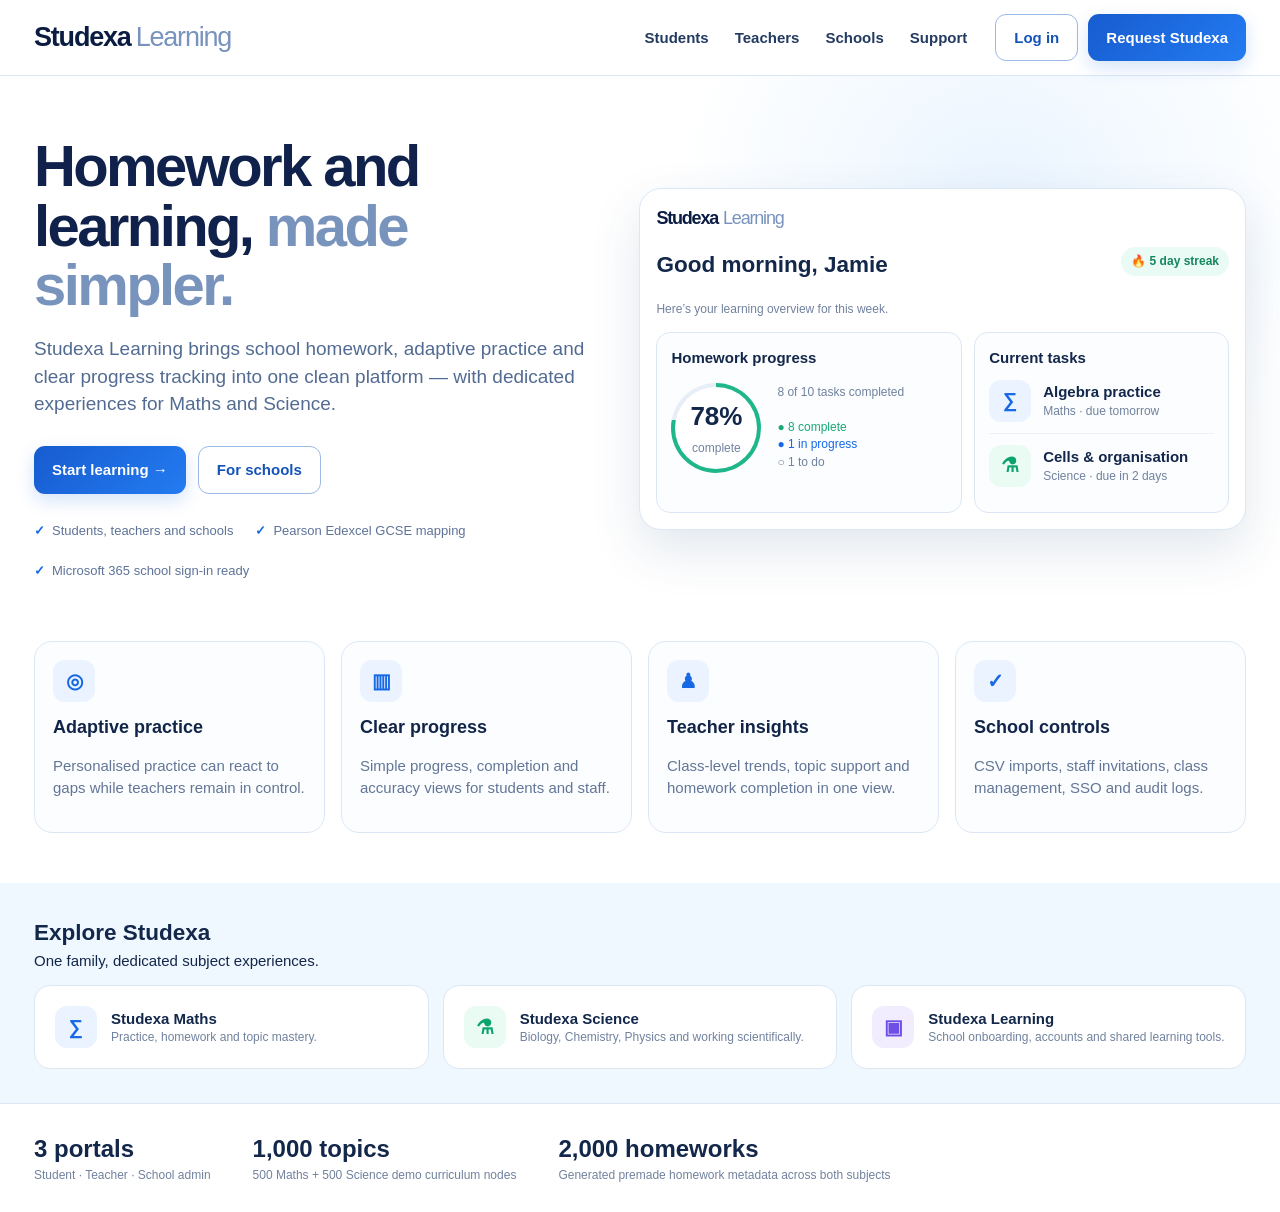
<file: index.html>
<!doctype html><html><head><meta charset="utf-8"><meta name="viewport" content="width=device-width,initial-scale=1"><title>Studexa Learning</title><link rel="stylesheet" href="app.css"></head><body><div class="browser">
<header class="publicnav"><div class="logo">Studexa<span>Learning</span></div><nav class="navlinks"><a href="#students">Students</a><a href="#teachers">Teachers</a><a href="request.html">Schools</a><a href="#">Support</a></nav><div style="margin-left:28px;display:flex;gap:10px"><a class="btn secondary" href="login.html">Log in</a><a class="btn primary" href="request.html">Request Studexa</a></div></header>
<section class="hero"><div><h1>Homework and<br>learning, <em>made simpler.</em></h1><p>Studexa Learning brings school homework, adaptive practice and clear progress tracking into one clean platform — with dedicated experiences for Maths and Science.</p><div class="heroactions"><a class="btn primary" href="login.html">Start learning →</a><a class="btn secondary" href="request.html">For schools</a></div><div class="hero-note"><span>Students, teachers and schools</span><span>Pearson Edexcel GCSE mapping</span><span>Microsoft 365 school sign-in ready</span></div></div>
<div class="mock"><div class="split"><div><div class="logo" style="font-size:18px">Studexa<span>Learning</span></div><h2>Good morning, Jamie</h2><div class="tiny">Here’s your learning overview for this week.</div></div><span class="tag green">🔥 5 day streak</span></div><div class="mockgrid" style="margin-top:14px"><div class="mini"><strong>Homework progress</strong><div style="display:flex;align-items:center;gap:16px;margin-top:14px"><div class="donut" style="--pct:78;width:90px;height:90px"><div class="inside"><strong>78%</strong><span class="tiny">complete</span></div></div><div class="tiny">8 of 10 tasks completed<br><br><span style="color:#18a975">● 8 complete</span><br><span style="color:#1768e5">● 1 in progress</span><br>○ 1 to do</div></div></div><div class="mini"><strong>Current tasks</strong><div class="rowitem"><div class="topicicon">∑</div><div class="grow"><b>Algebra practice</b><div class="tiny">Maths · due tomorrow</div></div></div><div class="rowitem"><div class="topicicon green">⚗</div><div class="grow"><b>Cells & organisation</b><div class="tiny">Science · due in 2 days</div></div></div></div></div></div></section>
<section class="featureband"><div class="grid cols4"><div class="card"><div class="topicicon">◎</div><h3 style="margin-top:12px">Adaptive practice</h3><p class="muted">Personalised practice can react to gaps while teachers remain in control.</p></div><div class="card"><div class="topicicon">▥</div><h3 style="margin-top:12px">Clear progress</h3><p class="muted">Simple progress, completion and accuracy views for students and staff.</p></div><div class="card"><div class="topicicon">♟</div><h3 style="margin-top:12px">Teacher insights</h3><p class="muted">Class-level trends, topic support and homework completion in one view.</p></div><div class="card"><div class="topicicon">✓</div><h3 style="margin-top:12px">School controls</h3><p class="muted">CSV imports, staff invitations, class management, SSO and audit logs.</p></div></div></section>
<section class="subjectband"><div class="sectiontitle"><div><h2 style="margin:0">Explore Studexa</h2><div class="muted">One family, dedicated subject experiences.</div></div></div><div class="subjectcards"><div class="subjectcard"><div class="topicicon">∑</div><div><strong>Studexa Maths</strong><div class="tiny">Practice, homework and topic mastery.</div></div></div><div class="subjectcard"><div class="topicicon green">⚗</div><div><strong>Studexa Science</strong><div class="tiny">Biology, Chemistry, Physics and working scientifically.</div></div></div><div class="subjectcard"><div class="topicicon purple">▣</div><div><strong>Studexa Learning</strong><div class="tiny">School onboarding, accounts and shared learning tools.</div></div></div></div></section>
<div class="footerstats"><div><strong>3 portals</strong><div class="tiny">Student · Teacher · School admin</div></div><div><strong>1,000 topics</strong><div class="tiny">500 Maths + 500 Science demo curriculum nodes</div></div><div><strong>2,000 homeworks</strong><div class="tiny">Generated premade homework metadata across both subjects</div></div></div>
</div></body></html>
</file>
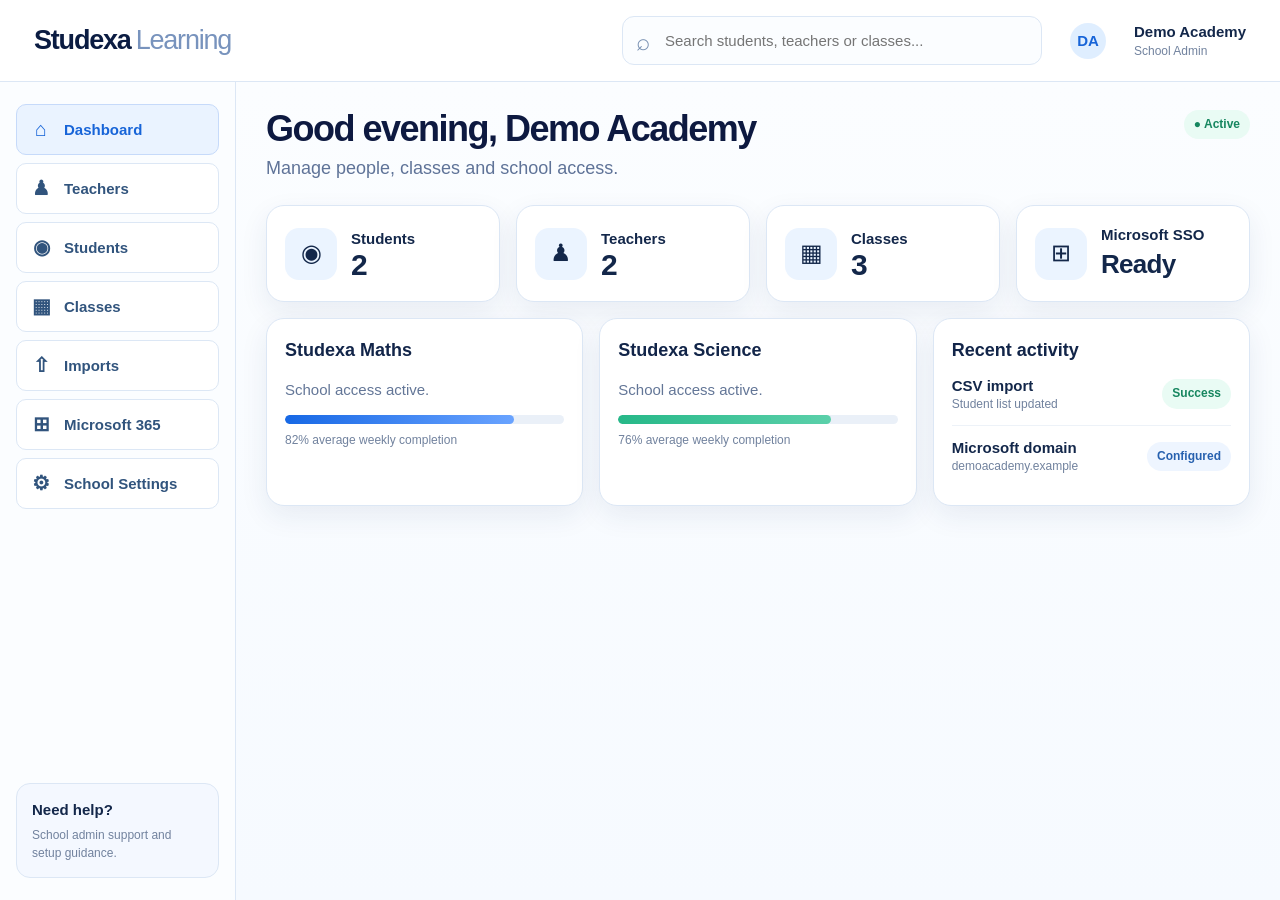
<file: admin.html>
<!doctype html><html><head><meta charset="utf-8"><meta name="viewport" content="width=device-width,initial-scale=1"><title>Studexa School Admin</title><link rel="stylesheet" href="app.css"></head><body><div class="browser"><header class="topbar"><div class="logo">Studexa<span>Learning</span></div><div class="search"><input placeholder="Search students, teachers or classes..."></div><div class="avatar">DA</div><div><strong>Demo Academy</strong><div class="tiny">School Admin</div></div></header><div class="shell"><aside class="sidebar"><button class="sideitem active tabbtn" data-tab="dash"><span class="ico">⌂</span><span class="label">Dashboard</span></button><button class="sideitem tabbtn" data-tab="teachers"><span class="ico">♟</span><span class="label">Teachers</span></button><button class="sideitem tabbtn" data-tab="students"><span class="ico">◉</span><span class="label">Students</span></button><button class="sideitem tabbtn" data-tab="classes"><span class="ico">▦</span><span class="label">Classes</span></button><button class="sideitem tabbtn" data-tab="imports"><span class="ico">⇧</span><span class="label">Imports</span></button><button class="sideitem tabbtn" data-tab="sso"><span class="ico">⊞</span><span class="label">Microsoft 365</span></button><button class="sideitem tabbtn" data-tab="settings"><span class="ico">⚙</span><span class="label">School Settings</span></button><div class="sidebottom"><strong>Need help?</strong><div class="tiny" style="margin-top:6px">School admin support and setup guidance.</div></div></aside><main class="main">
<section data-panel="dash"><div class="pagehead"><div><h1>Good evening, Demo Academy</h1><p>Manage people, classes and school access.</p></div><span class="tag green">● Active</span></div><div class="grid cols4"><div class="card stat"><div class="iconbox">◉</div><div><div class="label">Students</div><div class="value" id="studentCount">0</div></div></div><div class="card stat"><div class="iconbox">♟</div><div><div class="label">Teachers</div><div class="value" id="teacherCount">0</div></div></div><div class="card stat"><div class="iconbox">▦</div><div><div class="label">Classes</div><div class="value" id="classCount">0</div></div></div><div class="card stat"><div class="iconbox">⊞</div><div><div class="label">Microsoft SSO</div><div class="kpi">Ready</div></div></div></div><div class="grid cols3" style="margin-top:16px"><div class="card"><h3>Studexa Maths</h3><p class="muted">School access active.</p><div class="progress blue"><span style="width:82%"></span></div><div class="tiny" style="margin-top:8px">82% average weekly completion</div></div><div class="card"><h3>Studexa Science</h3><p class="muted">School access active.</p><div class="progress"><span style="width:76%"></span></div><div class="tiny" style="margin-top:8px">76% average weekly completion</div></div><div class="card"><h3>Recent activity</h3><div class="rowitem"><div class="grow"><b>CSV import</b><div class="tiny">Student list updated</div></div><span class="tag green">Success</span></div><div class="rowitem"><div class="grow"><b>Microsoft domain</b><div class="tiny">demoacademy.example</div></div><span class="tag">Configured</span></div></div></div></section>
<section data-panel="teachers" class="hidden"><div class="pagehead"><div><h1>Teachers</h1><p>Invite staff with school email addresses and choose product access.</p></div></div><div class="grid cols2"><form class="card" id="teacherForm"><h3>Add teacher</h3><div class="formgrid" style="margin-top:14px"><div class="field"><label>Name</label><input required name="name" placeholder="Miss Carter"></div><div class="field"><label>School email</label><input required type="email" name="email" placeholder="teacher@school.example"></div><div class="field"><label>Department</label><input name="dept" placeholder="Mathematics"></div><div class="field"><label>Role</label><select name="role"><option>Teacher</option><option>Head of Department</option><option>School Admin</option></select></div></div><div class="pillselect" style="margin:14px 0"><label><input type="checkbox" name="products" value="Maths" checked>Maths</label><label><input type="checkbox" name="products" value="Science">Science</label></div><button class="btn primary">Send invitation</button></form><div class="card"><h3>Invitation security</h3><p class="muted">Teachers receive an invitation to their verified school email. The school admin never sees or sets the teacher's final password.</p><div class="notice">Production authentication is designed for Supabase Auth and optional Microsoft Entra SSO.</div></div></div><div class="card" style="margin-top:16px"><div class="tablewrap"><table class="table"><thead><tr><th>Name</th><th>Email</th><th>Department</th><th>Products</th><th>Role</th><th></th></tr></thead><tbody id="teacherRows"></tbody></table></div></div></section>
<section data-panel="students" class="hidden"><div class="pagehead"><div><h1>Students</h1><p>Students imported by CSV or added through a future MIS connector.</p></div></div><div class="card"><div class="tablewrap"><table class="table"><thead><tr><th>Name</th><th>Email</th><th>Year</th><th>Tutor</th><th>Maths class</th><th>Science class</th></tr></thead><tbody id="studentRows"></tbody></table></div></div></section>
<section data-panel="classes" class="hidden"><div class="pagehead"><div><h1>Classes</h1><p>Admins can create classes. Teachers can also create and maintain their own subject classes.</p></div></div><div class="grid cols2"><form class="card" id="classForm"><h3>Create class</h3><div class="formgrid" style="margin-top:14px"><div class="field"><label>Class name</label><input required name="name" placeholder="10M2"></div><div class="field"><label>Subject</label><select name="subject"><option>Studexa Maths</option><option>Studexa Science</option></select></div><div class="field"><label>Teacher</label><input name="teacher" placeholder="Miss Carter"></div><div class="field"><label>Year</label><select name="year"><option>7</option><option>8</option><option>9</option><option>10</option><option>11</option></select></div><div class="field"><label>Initial student count</label><input name="students" type="number" value="0"></div></div><button class="btn primary" style="margin-top:14px">Create class</button></form><div class="card"><h3>Class rules</h3><p class="muted">Teachers can add/remove students from classes without deleting the student from the school. School admins retain full oversight.</p><span class="tag">GCSE tier supported</span> <span class="tag">Extra support labels</span></div></div><div class="card" style="margin-top:16px"><div class="tablewrap"><table class="table"><thead><tr><th>Class</th><th>Subject</th><th>Teacher</th><th>Year</th><th>Students</th></tr></thead><tbody id="classRows"></tbody></table></div></div></section>
<section data-panel="imports" class="hidden"><div class="pagehead"><div><h1>Student CSV import</h1><p>Use the Studexa template to add students and initial class placements.</p></div><a class="btn secondary" href="templates/studexa-students-template.csv" download>Download CSV template</a></div><div class="card"><h3>Upload CSV</h3><p class="muted">Required columns: first_name, last_name, email, year_group, tutor_group, student_id, maths_class, science_class.</p><input type="file" id="studentCsv" accept=".csv"><div id="importResult" style="margin-top:16px"></div><div class="warning" style="margin-top:16px">For production MIS sync (for example an MIS connector), use a server-side integration with the school's authorised credentials rather than putting MIS secrets into browser code.</div></div></section>
<section data-panel="sso" class="hidden"><div class="pagehead"><div><h1>Microsoft 365 Education</h1><p>Restrict school sign-in to an approved organisation domain.</p></div></div><form class="card" id="ssoForm" style="max-width:720px"><div class="formgrid"><div class="field"><label>Organisation domain</label><input name="domain" value="demoacademy.example"></div><div class="field"><label>Microsoft login</label><select name="enabled"><option value="on">Enabled</option><option value="">Disabled</option></select></div></div><button class="btn primary" style="margin-top:14px">Save settings</button><div id="ssoResult" style="margin-top:14px"></div><div class="tiny" style="margin-top:12px">The actual tenant/domain must be validated in production. School admins remain on the activation-code/admin-account flow as requested.</div></form></section>
<section data-panel="settings" class="hidden"><div class="pagehead"><div><h1>School settings</h1><p>Products, school identity and security controls.</p></div></div><div class="grid cols3"><div class="card"><h3>Products</h3><p><span class="tag green">Maths Active</span> <span class="tag green">Science Active</span></p></div><div class="card"><h3>Admin account</h3><p class="muted">Protected separately from Microsoft student/teacher SSO.</p></div><div class="card"><h3>Audit</h3><p class="muted">Imports, invitations, class changes and security events are recorded.</p></div></div></section>
</main></div></div><script src="app.js"></script></body></html>
</file>
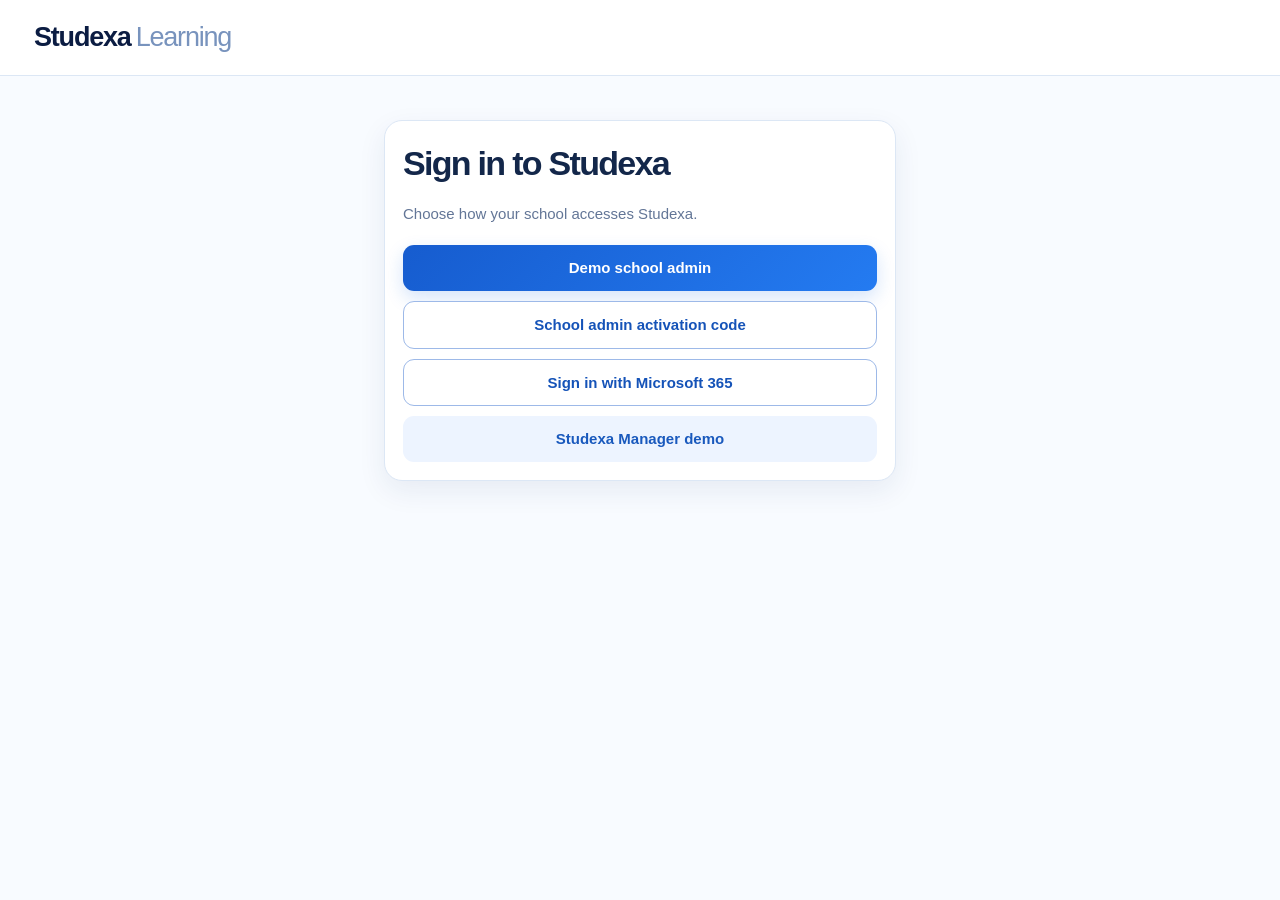
<file: login.html>
<!doctype html><html><head><meta charset="utf-8"><meta name="viewport" content="width=device-width,initial-scale=1"><title>Studexa Sign in</title><link rel="stylesheet" href="app.css"></head><body><header class="publicnav"><a href="index.html" class="logo">Studexa<span>Learning</span></a></header><main class="requestwrap" style="max-width:560px"><div class="card"><h1 style="font-size:34px;margin-top:0">Sign in to Studexa</h1><p class="muted">Choose how your school accesses Studexa.</p><div class="stack" style="margin-top:20px"><a class="btn primary" href="admin.html">Demo school admin</a><button class="btn secondary" onclick="document.querySelector('#code').classList.toggle('hidden')">School admin activation code</button><button class="btn secondary" onclick="alert('Demo: connect this button to Supabase Auth + Microsoft Entra. See supabase/MICROSOFT_SSO.md in the ZIP.')">Sign in with Microsoft 365</button><a class="btn ghost" href="manager.html">Studexa Manager demo</a></div><div id="code" class="hidden" style="margin-top:18px"><div class="field"><label>School email</label><input value="admin@demoacademy.example"></div><div class="field" style="margin-top:10px"><label>Activation code</label><input value="DEM0-7K4P-2MXQ"></div><a class="btn primary" style="margin-top:12px;width:100%" href="admin.html">Activate account</a><div class="tiny" style="margin-top:10px">Production flow exchanges the one-time code for an account setup session and never stores the user's final password in plaintext.</div></div></div></main></body></html>
</file>
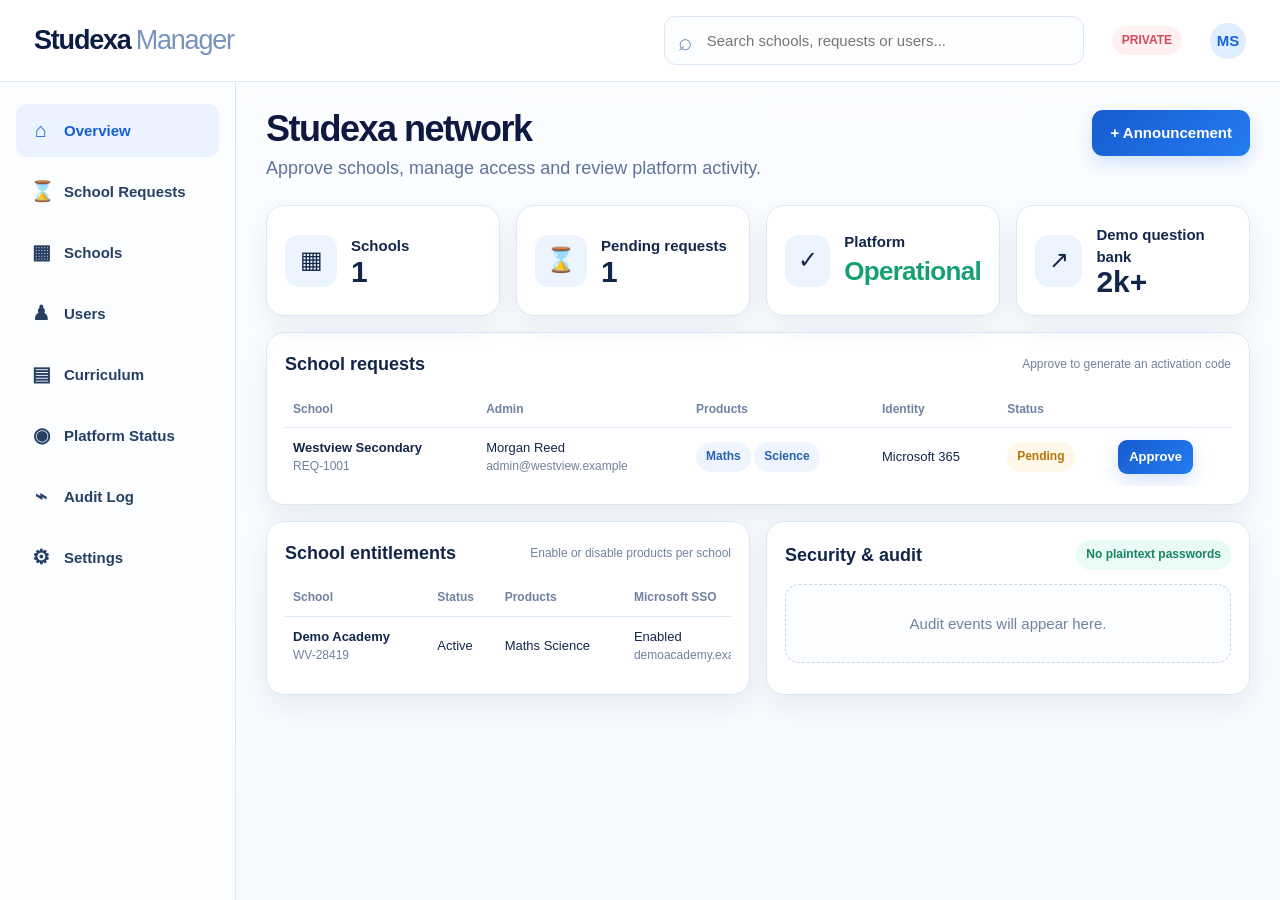
<file: manager.html>
<!doctype html><html><head><meta charset="utf-8"><meta name="viewport" content="width=device-width,initial-scale=1"><title>Studexa Manager</title><link rel="stylesheet" href="app.css"></head><body><div class="browser"><header class="topbar"><div class="logo">Studexa<span>Manager</span></div><div class="search"><input placeholder="Search schools, requests or users..."></div><span class="tag red">PRIVATE</span><div class="avatar">MS</div></header><div class="shell"><aside class="sidebar"><a class="sideitem active"><span class="ico">⌂</span><span class="label">Overview</span></a><a class="sideitem"><span class="ico">⌛</span><span class="label">School Requests</span></a><a class="sideitem"><span class="ico">▦</span><span class="label">Schools</span></a><a class="sideitem"><span class="ico">♟</span><span class="label">Users</span></a><a class="sideitem"><span class="ico">▤</span><span class="label">Curriculum</span></a><a class="sideitem"><span class="ico">◉</span><span class="label">Platform Status</span></a><a class="sideitem"><span class="ico">⌁</span><span class="label">Audit Log</span></a><a class="sideitem"><span class="ico">⚙</span><span class="label">Settings</span></a></aside><main class="main"><div class="pagehead"><div><h1>Studexa network</h1><p>Approve schools, manage access and review platform activity.</p></div><button class="btn primary" onclick="alert('Demo: announcement composer would open here.')">+ Announcement</button></div><div class="grid cols4"><div class="card stat"><div class="iconbox">▦</div><div><div class="label">Schools</div><div class="value" id="schoolCount">0</div></div></div><div class="card stat"><div class="iconbox">⌛</div><div><div class="label">Pending requests</div><div class="value" id="pendingCount">0</div></div></div><div class="card stat"><div class="iconbox">✓</div><div><div class="label">Platform</div><div class="kpi" style="color:#16a06f">Operational</div></div></div><div class="card stat"><div class="iconbox">↗</div><div><div class="label">Demo question bank</div><div class="value">2k+</div></div></div></div><div id="approvalCode" style="margin-top:16px"></div><section class="card" style="margin-top:16px"><div class="sectiontitle"><h3>School requests</h3><span class="tiny">Approve to generate an activation code</span></div><div class="tablewrap"><table class="table"><thead><tr><th>School</th><th>Admin</th><th>Products</th><th>Identity</th><th>Status</th><th></th></tr></thead><tbody id="requestRows"></tbody></table></div></section><div class="grid cols2" style="margin-top:16px"><section class="card"><div class="sectiontitle"><h3>School entitlements</h3><span class="tiny">Enable or disable products per school</span></div><div class="tablewrap"><table class="table"><thead><tr><th>School</th><th>Status</th><th>Products</th><th>Microsoft SSO</th><th>Controls</th></tr></thead><tbody id="schoolRows"></tbody></table></div></section><section class="card"><div class="sectiontitle"><h3>Security & audit</h3><span class="tag green">No plaintext passwords</span></div><div id="auditRows"></div></section></div></main></div></div><script src="app.js"></script></body></html>
</file>
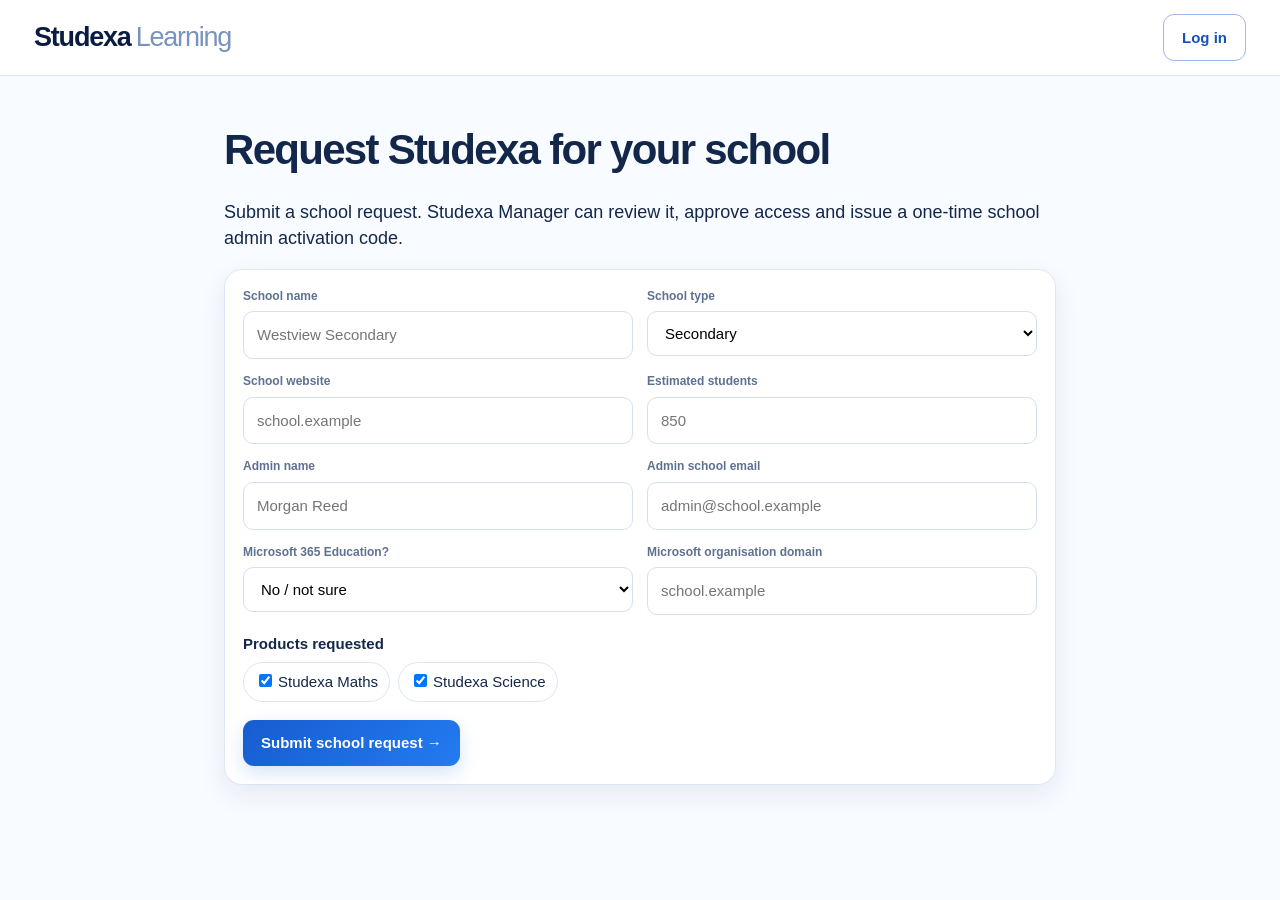
<file: request.html>
<!doctype html><html><head><meta charset="utf-8"><meta name="viewport" content="width=device-width,initial-scale=1"><title>Request Studexa</title><link rel="stylesheet" href="app.css"></head><body><header class="publicnav"><a href="index.html" class="logo">Studexa<span>Learning</span></a><div style="margin-left:auto"><a class="btn secondary" href="login.html">Log in</a></div></header><main class="requestwrap"><h1>Request Studexa for your school</h1><p class="muted" style="font-size:18px">Submit a school request. Studexa Manager can review it, approve access and issue a one-time school admin activation code.</p><div id="requestResult" style="margin:18px 0"></div><form id="schoolRequest" class="card"><div class="formgrid"><div class="field"><label>School name</label><input required name="school" placeholder="Westview Secondary"></div><div class="field"><label>School type</label><select name="type"><option>Secondary</option><option>All-through</option><option>Sixth form</option></select></div><div class="field"><label>School website</label><input name="website" placeholder="school.example"></div><div class="field"><label>Estimated students</label><input name="students" type="number" min="1" placeholder="850"></div><div class="field"><label>Admin name</label><input required name="admin" placeholder="Morgan Reed"></div><div class="field"><label>Admin school email</label><input required type="email" name="email" placeholder="admin@school.example"></div><div class="field"><label>Microsoft 365 Education?</label><select name="microsoft"><option value="no">No / not sure</option><option value="yes">Yes</option></select></div><div class="field"><label>Microsoft organisation domain</label><input name="domain" placeholder="school.example"></div></div><div style="margin:18px 0"><strong>Products requested</strong><div class="pillselect" style="margin-top:8px"><label><input type="checkbox" name="product" value="Maths" checked>Studexa Maths</label><label><input type="checkbox" name="product" value="Science" checked>Studexa Science</label></div></div><button class="btn primary" type="submit">Submit school request →</button></form></main><script src="app.js"></script></body></html>
</file>
<file: app.css>
:root{
  --navy:#10264b; --navy2:#173663; --blue:#1768e5; --blue2:#2d79ea; --sky:#edf5ff;
  --soft:#f6f9fd; --line:#dce7f5; --text:#13274a; --muted:#637697; --green:#18b981;
  --red:#ef5a68; --amber:#f4a62a; --purple:#7756e8; --white:#fff;
  --shadow:0 10px 28px rgba(26,57,98,.08); --radius:18px;
}
*{box-sizing:border-box} body{margin:0;background:#f8fbff;color:var(--text);font-family:Inter,"Segoe UI",Arial,sans-serif;font-size:15px;line-height:1.45}
a{color:inherit;text-decoration:none} button,input,select,textarea{font:inherit}
.browser{min-height:100vh;background:white}.topbar{height:82px;background:#fff;border-bottom:1px solid var(--line);display:flex;align-items:center;padding:0 34px;gap:28px;position:sticky;top:0;z-index:20}.logo{font-weight:800;font-size:27px;letter-spacing:-1.2px;color:#0b1c42;white-space:nowrap}.logo span{font-weight:500;color:#7893bd;margin-left:5px}.logo.maths span{color:#216fe5}.logo.science span{color:#6384b0}.topbar .search{margin-left:auto;width:min(420px,38vw);position:relative}.search input{width:100%;padding:13px 16px 13px 42px;border:1px solid var(--line);border-radius:12px;background:#fbfdff;color:var(--text);outline:none}.search:before{content:'⌕';position:absolute;left:14px;top:9px;font-size:24px;color:#7890b2}.navlinks{display:flex;gap:26px;color:#233a61;font-weight:600}.btn{border:0;border-radius:11px;padding:12px 18px;font-weight:700;cursor:pointer;transition:.18s;display:inline-flex;align-items:center;justify-content:center;gap:8px}.btn:hover{transform:translateY(-1px)}.btn.primary{background:linear-gradient(135deg,#165ccf,#247bf1);color:#fff;box-shadow:0 7px 18px rgba(23,104,229,.18)}.btn.secondary{background:#fff;border:1px solid #9db9e8;color:#1553b8}.btn.ghost{background:#edf4ff;color:#1959bd}.btn.danger{background:#fff0f2;color:#c1374b;border:1px solid #ffc7cf}.btn.small{padding:8px 11px;border-radius:9px;font-size:13px}.tag{display:inline-flex;align-items:center;gap:6px;padding:6px 10px;border-radius:999px;background:#eef5ff;color:#2761af;font-size:12px;font-weight:700}.tag.green{background:#e9fbf4;color:#16865f}.tag.red{background:#fff0f2;color:#d5495d}.tag.amber{background:#fff7e7;color:#b5740c}.tag.purple{background:#f2efff;color:#6749d9}
.shell{display:grid;grid-template-columns:236px 1fr;min-height:calc(100vh - 82px)}.sidebar{border-right:1px solid var(--line);background:#fbfdff;padding:22px 16px;display:flex;flex-direction:column;gap:8px}.sideitem{display:flex;align-items:center;gap:12px;padding:12px 14px;border-radius:11px;font-weight:600;color:#254064}.sideitem:hover,.sideitem.active{background:#eaf3ff;color:#155fd2}.sideitem .ico{font-size:20px;width:22px;text-align:center}.sidebottom{margin-top:auto;background:#f4f8ff;border:1px solid var(--line);border-radius:14px;padding:15px}.main{padding:28px 30px 42px;background:linear-gradient(180deg,#fbfdff 0,#f6faff 100%)}
.pagehead{display:flex;justify-content:space-between;align-items:flex-start;gap:20px;margin-bottom:24px}.pagehead h1{font-size:36px;line-height:1.08;margin:0 0 6px;letter-spacing:-1.5px;color:#0d1940}.pagehead p{margin:0;color:#5f7398;font-size:18px}.grid{display:grid;gap:16px}.grid.cols4{grid-template-columns:repeat(4,minmax(0,1fr))}.grid.cols3{grid-template-columns:repeat(3,minmax(0,1fr))}.grid.cols2{grid-template-columns:repeat(2,minmax(0,1fr))}.card{background:#fff;border:1px solid var(--line);border-radius:var(--radius);box-shadow:var(--shadow);padding:18px}.card h3,.card h4{margin:0;color:#122549}.card h3{font-size:18px}.card .muted{color:var(--muted)}.stat{display:flex;align-items:center;gap:14px;min-height:92px}.stat .iconbox{width:52px;height:52px;border-radius:14px;background:#ebf4ff;display:grid;place-items:center;font-size:24px}.stat .value{font-size:30px;font-weight:800;line-height:1}.stat .label{font-weight:700}.progress{height:9px;background:#eaf0f8;border-radius:999px;overflow:hidden}.progress>span{display:block;height:100%;background:linear-gradient(90deg,#26b888,#5bd0aa);border-radius:inherit}.progress.blue>span{background:linear-gradient(90deg,#1768e5,#69a3ff)}.progress.purple>span{background:linear-gradient(90deg,#7355e8,#a592fa)}.progress.red>span{background:linear-gradient(90deg,#e95767,#ff8995)}
.tablewrap{overflow:auto}.table{width:100%;border-collapse:collapse;min-width:720px}.table th{text-align:left;font-size:12px;color:#6f82a1;font-weight:700;padding:9px 8px;border-bottom:1px solid var(--line)}.table td{padding:11px 8px;border-bottom:1px solid #edf2f8;font-size:13px}.table tr:last-child td{border-bottom:0}.avatar{width:36px;height:36px;border-radius:50%;background:#dfeeff;color:#1764d8;display:grid;place-items:center;font-weight:800}.person{display:flex;align-items:center;gap:10px}.sectiontitle{display:flex;justify-content:space-between;align-items:center;margin-bottom:14px}.sectiontitle a{font-size:13px;color:#1768e5;font-weight:700}.kpi{font-size:26px;font-weight:800;letter-spacing:-.7px}.tiny{font-size:12px;color:#71829e}.split{display:flex;justify-content:space-between;align-items:center;gap:12px}.stack{display:flex;flex-direction:column;gap:10px}.rowitem{display:flex;align-items:center;gap:12px;padding:11px 0;border-bottom:1px solid #edf2f8}.rowitem:last-child{border-bottom:0}.rowitem .grow{flex:1}.topicicon{width:42px;height:42px;border-radius:12px;background:#eaf3ff;display:grid;place-items:center;font-weight:800;color:#1768e5;font-size:20px}.topicicon.purple{background:#f1edff;color:#6e4ee4}.topicicon.green{background:#eafbf4;color:#0aa36d}.topicicon.red{background:#fff0f2;color:#e34c60}.topicicon.amber{background:#fff6e5;color:#d38a14}.donut{--pct:78;width:116px;height:116px;border-radius:50%;background:conic-gradient(#1fb789 calc(var(--pct)*1%),#e7eef7 0);position:relative;display:grid;place-items:center}.donut:after{content:'';position:absolute;width:82px;height:82px;background:#fff;border-radius:50%}.donut .inside{position:relative;z-index:2;text-align:center}.donut .inside strong{font-size:26px;display:block}.notice{padding:12px 14px;border:1px solid #bed4f6;background:#eff6ff;border-radius:12px;color:#245caa}.success{padding:12px 14px;border:1px solid #bfead9;background:#effbf6;border-radius:12px;color:#197c5b}.warning{padding:12px 14px;border:1px solid #f4d79c;background:#fff9eb;border-radius:12px;color:#946516}.dangerbox{padding:12px 14px;border:1px solid #ffc5ce;background:#fff3f5;border-radius:12px;color:#b72e43}.formgrid{display:grid;grid-template-columns:repeat(2,minmax(0,1fr));gap:14px}.field label{display:block;font-size:12px;color:#5e7191;font-weight:700;margin:0 0 6px}.field input,.field select,.field textarea{width:100%;padding:12px 13px;border:1px solid #d4e0ef;border-radius:10px;background:#fff;outline:none}.field textarea{min-height:100px;resize:vertical}.field input:focus,.field select:focus,.field textarea:focus{border-color:#6fa4ec;box-shadow:0 0 0 3px rgba(23,104,229,.08)}.hero{padding:60px max(34px,calc((100vw - 1240px)/2));display:grid;grid-template-columns:1fr 1.1fr;gap:54px;align-items:center;background:radial-gradient(circle at 78% 24%,#e9f4ff 0,transparent 30%),#fff}.hero h1{font-size:58px;line-height:1.03;letter-spacing:-2.6px;margin:0 0 20px;color:#10224b}.hero h1 em{font-style:normal;color:#7894bd}.hero p{font-size:19px;color:#536b92;max-width:610px}.heroactions{display:flex;gap:12px;margin:28px 0}.mock{background:#fff;border:1px solid var(--line);border-radius:22px;box-shadow:0 20px 50px rgba(28,66,115,.13);padding:16px}.mockgrid{display:grid;grid-template-columns:1.2fr 1fr;gap:12px}.mini{border:1px solid var(--line);background:#fbfdff;border-radius:14px;padding:14px}.featureband{padding:0 max(34px,calc((100vw - 1240px)/2)) 50px;background:#fff}.featureband .grid .card{box-shadow:none;background:#fbfdff}.subjectband{background:#eff7ff;padding:34px max(34px,calc((100vw - 1240px)/2))}.subjectcards{display:grid;grid-template-columns:repeat(3,1fr);gap:14px}.subjectcard{background:#fff;border:1px solid var(--line);border-radius:16px;padding:20px;display:flex;gap:14px;align-items:center}.footerstats{display:flex;gap:42px;padding:28px max(34px,calc((100vw - 1240px)/2));background:#fff;border-top:1px solid var(--line)}.footerstats strong{font-size:24px}.publicnav{height:76px;padding:0 max(34px,calc((100vw - 1240px)/2));display:flex;align-items:center;border-bottom:1px solid var(--line);background:white}.publicnav .navlinks{margin-left:auto}.requestwrap{max-width:880px;margin:44px auto;padding:0 24px}.requestwrap h1{font-size:42px;letter-spacing:-1.7px;margin-bottom:6px}.tabs{display:flex;gap:8px;margin-bottom:18px;flex-wrap:wrap}.tabbtn{border:1px solid var(--line);background:#fff;color:#31547d;border-radius:10px;padding:10px 13px;font-weight:700;cursor:pointer}.tabbtn.active{background:#eaf3ff;color:#1764d8;border-color:#c6dafa}.hidden{display:none!important}.modal{position:fixed;inset:0;background:rgba(10,30,60,.28);display:grid;place-items:center;z-index:100;padding:20px}.modalbox{background:#fff;border-radius:20px;box-shadow:0 28px 80px rgba(15,43,78,.25);padding:24px;width:min(520px,95vw)}.modalbox h2{margin:0 0 8px}.closex{float:right;border:0;background:#eef4fb;width:34px;height:34px;border-radius:50%;cursor:pointer}.datechip{display:inline-flex;align-items:center;gap:7px;background:#eef5ff;color:#1b5bb8;border-radius:999px;padding:7px 10px;margin:4px}.datechip button{border:0;background:transparent;color:#c83e51;cursor:pointer;font-weight:900}.chart{height:190px;position:relative;background:linear-gradient(#fff,#fbfdff);border-radius:10px;overflow:hidden}.chart svg{width:100%;height:100%}.classbar{display:grid;grid-template-columns:90px 1fr 55px 55px;gap:10px;align-items:center;padding:10px 0;border-bottom:1px solid #edf2f8}.classbar:last-child{border-bottom:0}.pillselect{display:flex;gap:8px;flex-wrap:wrap}.pillselect label{border:1px solid var(--line);padding:8px 11px;border-radius:999px;cursor:pointer;background:#fff}.pillselect input{margin-right:6px}.hero-note{display:flex;gap:22px;flex-wrap:wrap;color:#5e7397;font-size:13px;margin-top:20px}.hero-note span:before{content:'✓';color:#1768e5;font-weight:900;margin-right:7px}.codebox{font-family:ui-monospace,SFMono-Regular,Menlo,monospace;font-size:21px;letter-spacing:2px;background:#0f2345;color:white;padding:13px 16px;border-radius:11px;display:inline-block}.empty{padding:28px;text-align:center;color:#71829e;border:1px dashed #c9d7e8;border-radius:14px;background:#fbfdff}
@media(max-width:1000px){.shell{grid-template-columns:82px 1fr}.sidebar .label,.sidebottom{display:none}.sideitem{justify-content:center}.grid.cols4{grid-template-columns:repeat(2,1fr)}.hero{grid-template-columns:1fr}.hero h1{font-size:48px}.subjectcards{grid-template-columns:1fr}.navlinks{display:none}}@media(max-width:700px){.topbar{padding:0 16px}.topbar .search{display:none}.main{padding:20px 14px}.grid.cols4,.grid.cols3,.grid.cols2,.formgrid{grid-template-columns:1fr}.shell{grid-template-columns:1fr}.sidebar{display:none}.pagehead h1{font-size:30px}.hero{padding:42px 20px}.hero h1{font-size:42px}.publicnav{padding:0 20px}.footerstats{flex-direction:column;gap:14px}.mockgrid{grid-template-columns:1fr}.requestwrap{margin-top:24px}}
</file>
